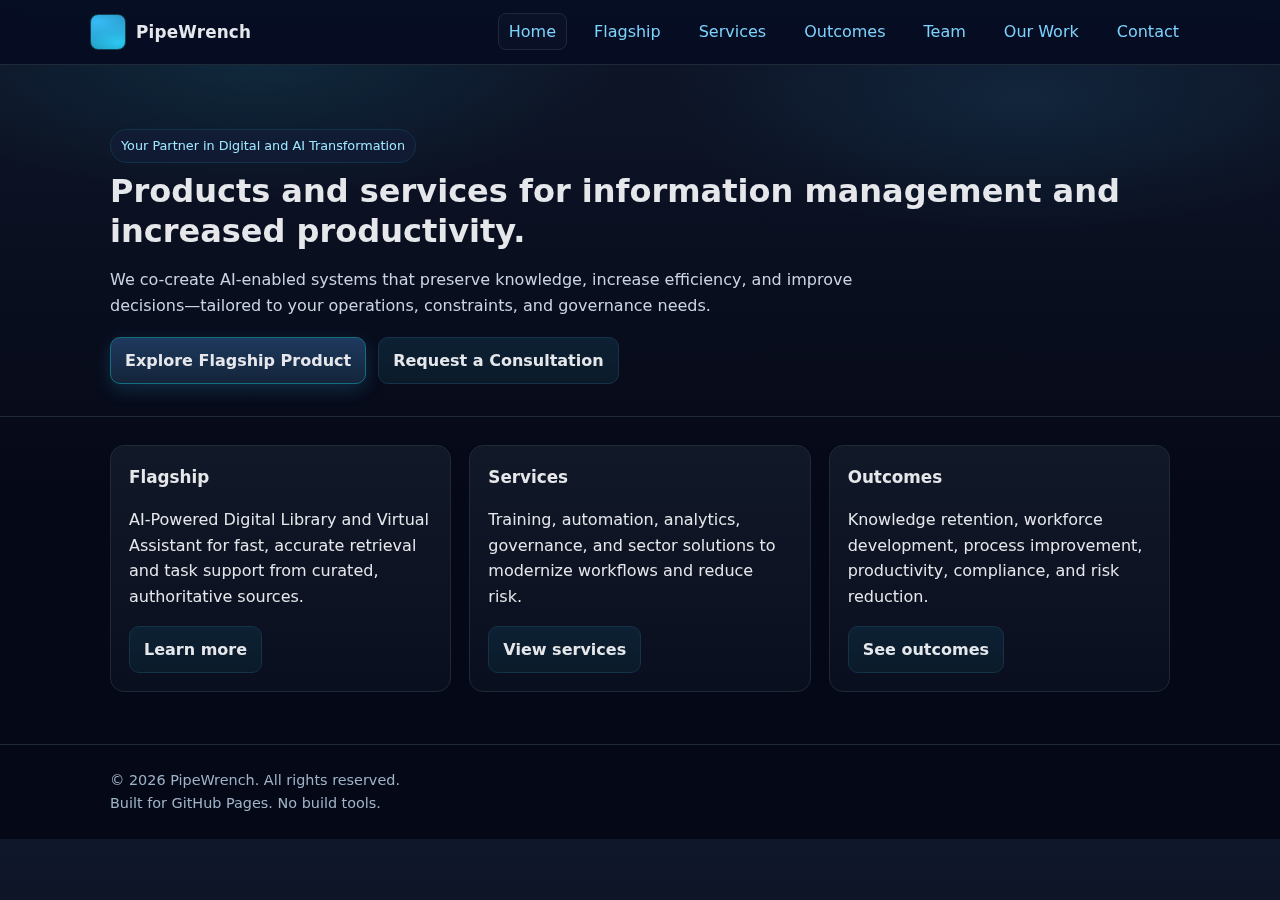
<file: index.html>
<!DOCTYPE html>
<html lang="en">
<head>
  <meta charset="UTF-8" />
  <meta name="viewport" content="width=device-width, initial-scale=1" />
  <title>PipeWrench | Digital & AI Transformation</title>
  <meta name="description" content="PipeWrench — Your partner in digital and AI transformation. AI‑Powered Digital Library and Virtual Assistant, consulting, analytics, automation." />
  <link rel="stylesheet" href="assets/site.css" />
</head>
<body>
  <header>
    <div class="container nav">
      <div class="brand">
        <div class="logo" aria-hidden="true"></div>
        <h1>PipeWrench</h1>
      </div>
      <nav aria-label="Main">
        <ul>
          <li><a href="index.html">Home</a></li>
          <li><a href="flagship.html">Flagship</a></li>
          <li><a href="services.html">Services</a></li>
          <li><a href="outcomes.html">Outcomes</a></li>
          <li><a href="team.html">Team</a></li>
          <li><a href="work.html">Our Work</a></li>
          <li><a href="contact.html">Contact</a></li>
        </ul>
      </nav>
    </div>
  </header>

  <section class="hero">
    <div class="container">
      <span class="tag">Your Partner in Digital and AI Transformation</span>
      <h2>Products and services for information management and increased productivity.</h2>
      <p>We co‑create AI‑enabled systems that preserve knowledge, increase efficiency, and improve decisions—tailored to your operations, constraints, and governance needs.</p>
      <div class="cta-row">
        <a class="btn primary" href="flagship.html">Explore Flagship Product</a>
        <a class="btn" href="contact.html">Request a Consultation</a>
      </div>
    </div>
  </section>

  <section>
    <div class="container">
      <div class="grid cols-3">
        <div class="card">
          <h4>Flagship</h4>
          <p>AI‑Powered Digital Library and Virtual Assistant for fast, accurate retrieval and task support from curated, authoritative sources.</p>
          <a class="btn" href="flagship.html">Learn more</a>
        </div>
        <div class="card">
          <h4>Services</h4>
          <p>Training, automation, analytics, governance, and sector solutions to modernize workflows and reduce risk.</p>
          <a class="btn" href="services.html">View services</a>
        </div>
        <div class="card">
          <h4>Outcomes</h4>
          <p>Knowledge retention, workforce development, process improvement, productivity, compliance, and risk reduction.</p>
          <a class="btn" href="outcomes.html">See outcomes</a>
        </div>
      </div>
    </div>
  </section>

  <footer>
    <div class="container">
      <div>© <span id="year"></span> PipeWrench. All rights reserved.</div>
      <div class="note">Built for GitHub Pages. No build tools.</div>
    </div>
  </footer>
  <script src="assets/site.js"></script>
</body>
</html>
</file>
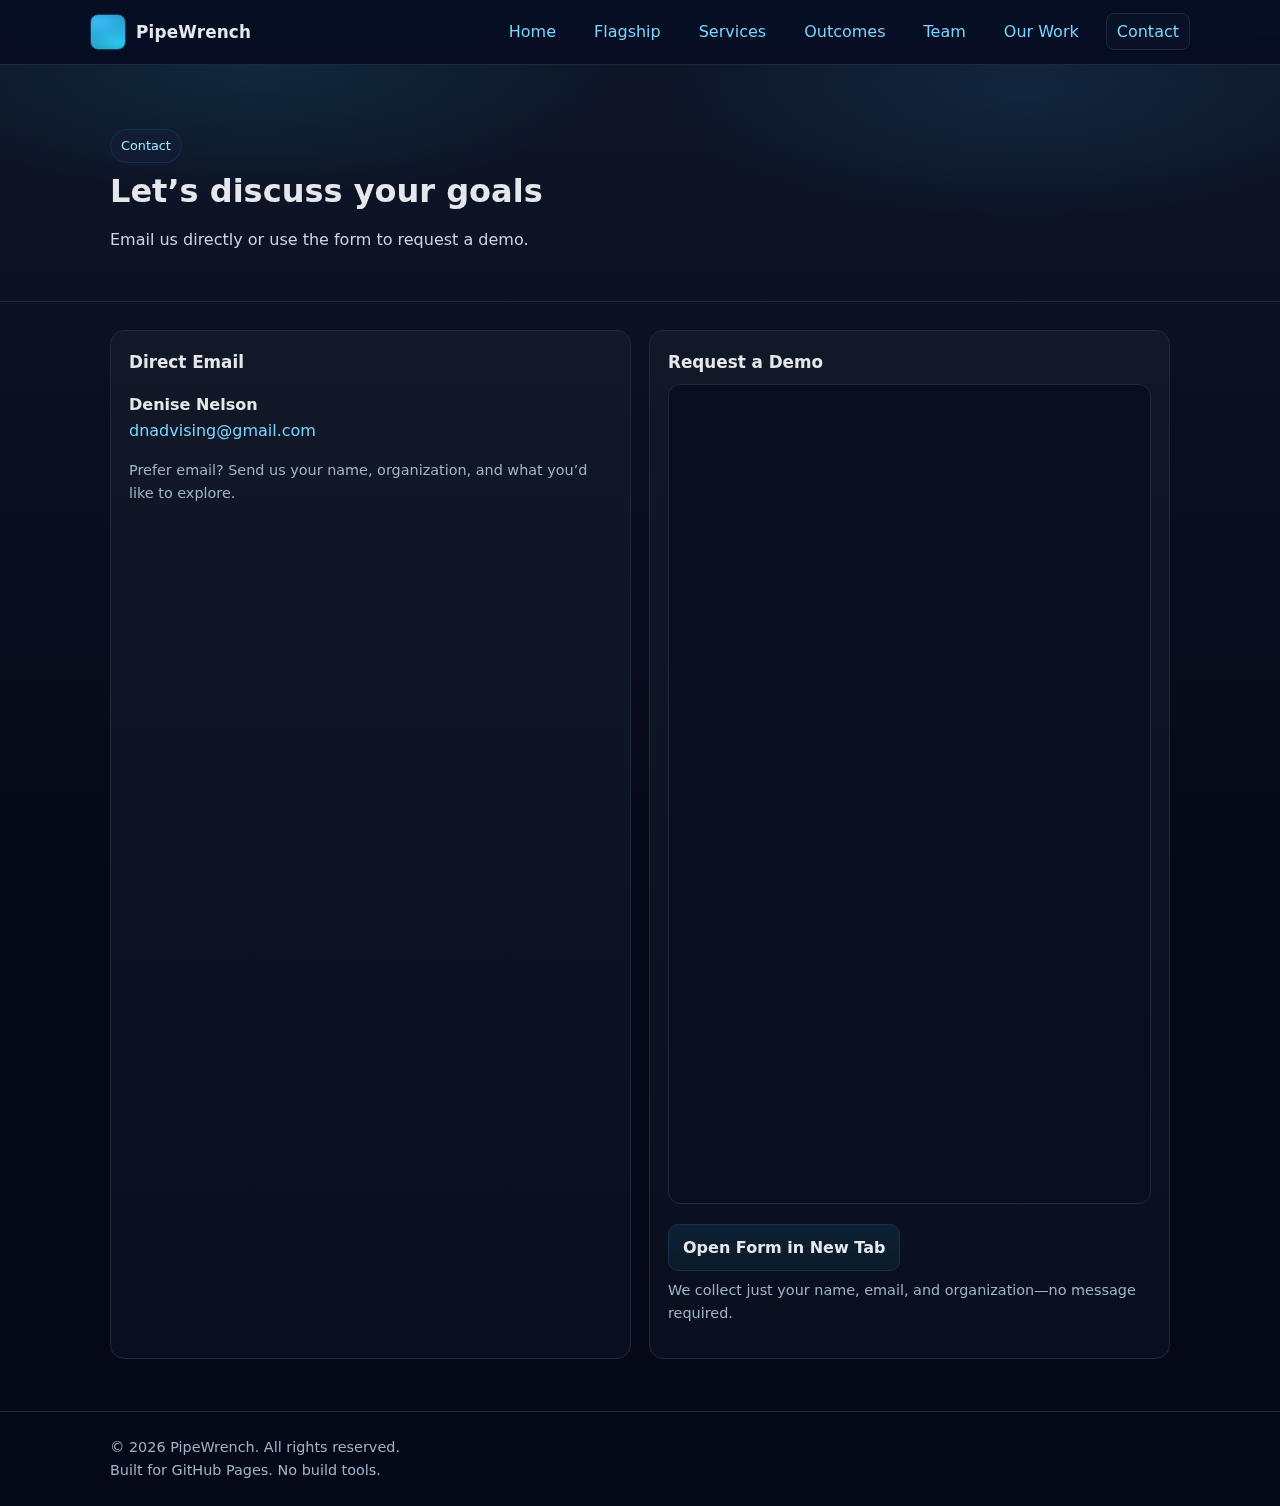
<file: contact.html>
<!DOCTYPE html>
<html lang="en">
<head>
  <meta charset="UTF-8" />
  <meta name="viewport" content="width=device-width, initial-scale=1" />
  <title>Contact | PipeWrench</title>
  <meta name="description" content="Contact PipeWrench to start a pilot, request a demo, or discuss your needs." />
  <link rel="stylesheet" href="assets/site.css" />
  <style>
    /* Optional: make iframe responsive and styled */
    .embed-frame {
      width: 100%;
      min-height: 820px; /* adjust as needed if Sitch form is taller/shorter */
      border: 1px solid var(--border);
      border-radius: 12px;
      background: #0a0f1f;
    }
    @media (max-width: 640px) {
      .embed-frame { min-height: 1000px; }
    }
  </style>
</head>
<body>
  <header>
    <div class="container nav">
      <div class="brand">
        <div class="logo" aria-hidden="true"></div>
        <h1>PipeWrench</h1>
      </div>
      <nav aria-label="Main">
        <ul>
          <li><a href="index.html">Home</a></li>
          <li><a href="flagship.html">Flagship</a></li>
          <li><a href="services.html">Services</a></li>
          <li><a href="outcomes.html">Outcomes</a></li>
          <li><a href="team.html">Team</a></li>
          <li><a href="work.html">Our Work</a></li>
          <li><a href="contact.html">Contact</a></li>
        </ul>
      </nav>
    </div>
  </header>

  <section class="hero">
    <div class="container">
      <span class="tag">Contact</span>
      <h2>Let’s discuss your goals</h2>
      <p>Email us directly or use the form to request a demo.</p>
    </div>
  </section>

  <section>
    <div class="container">
      <div class="grid cols-2">
        <!-- Direct email -->
        <div class="card">
          <h4>Direct Email</h4>
          <p><strong>Denise Nelson</strong><br />
            <a href="mailto:dnadvising@gmail.com">dnadvising@gmail.com</a>
          </p>
          <p class="note">Prefer email? Send us your name, organization, and what you’d like to explore.</p>
        </div>

        <!-- Sitch embedded form -->
        <div class="card">
          <h4>Request a Demo</h4>
          <iframe
            class="embed-frame"
            src="https://sitch.app/s/jhVfwoT"
            title="PipeWrench Demo Request"
            loading="lazy"
          ></iframe>
          <div style="margin-top:12px;display:flex;gap:10px;flex-wrap:wrap">
            <a class="btn" href="https://sitch.app/s/jhVfwoT" target="_blank" rel="noopener">Open Form in New Tab</a>
          </div>
          <p class="note" style="margin-top:8px">
            We collect just your name, email, and organization—no message required.
          </p>
        </div>
      </div>
    </div>
  </section>

  <footer>
    <div class="container">
      <div>© <span id="year"></span> PipeWrench. All rights reserved.</div>
      <div class="note">Built for GitHub Pages. No build tools.</div>
    </div>
  </footer>

  <script src="assets/site.js"></script>
</body>
</html>
</file>
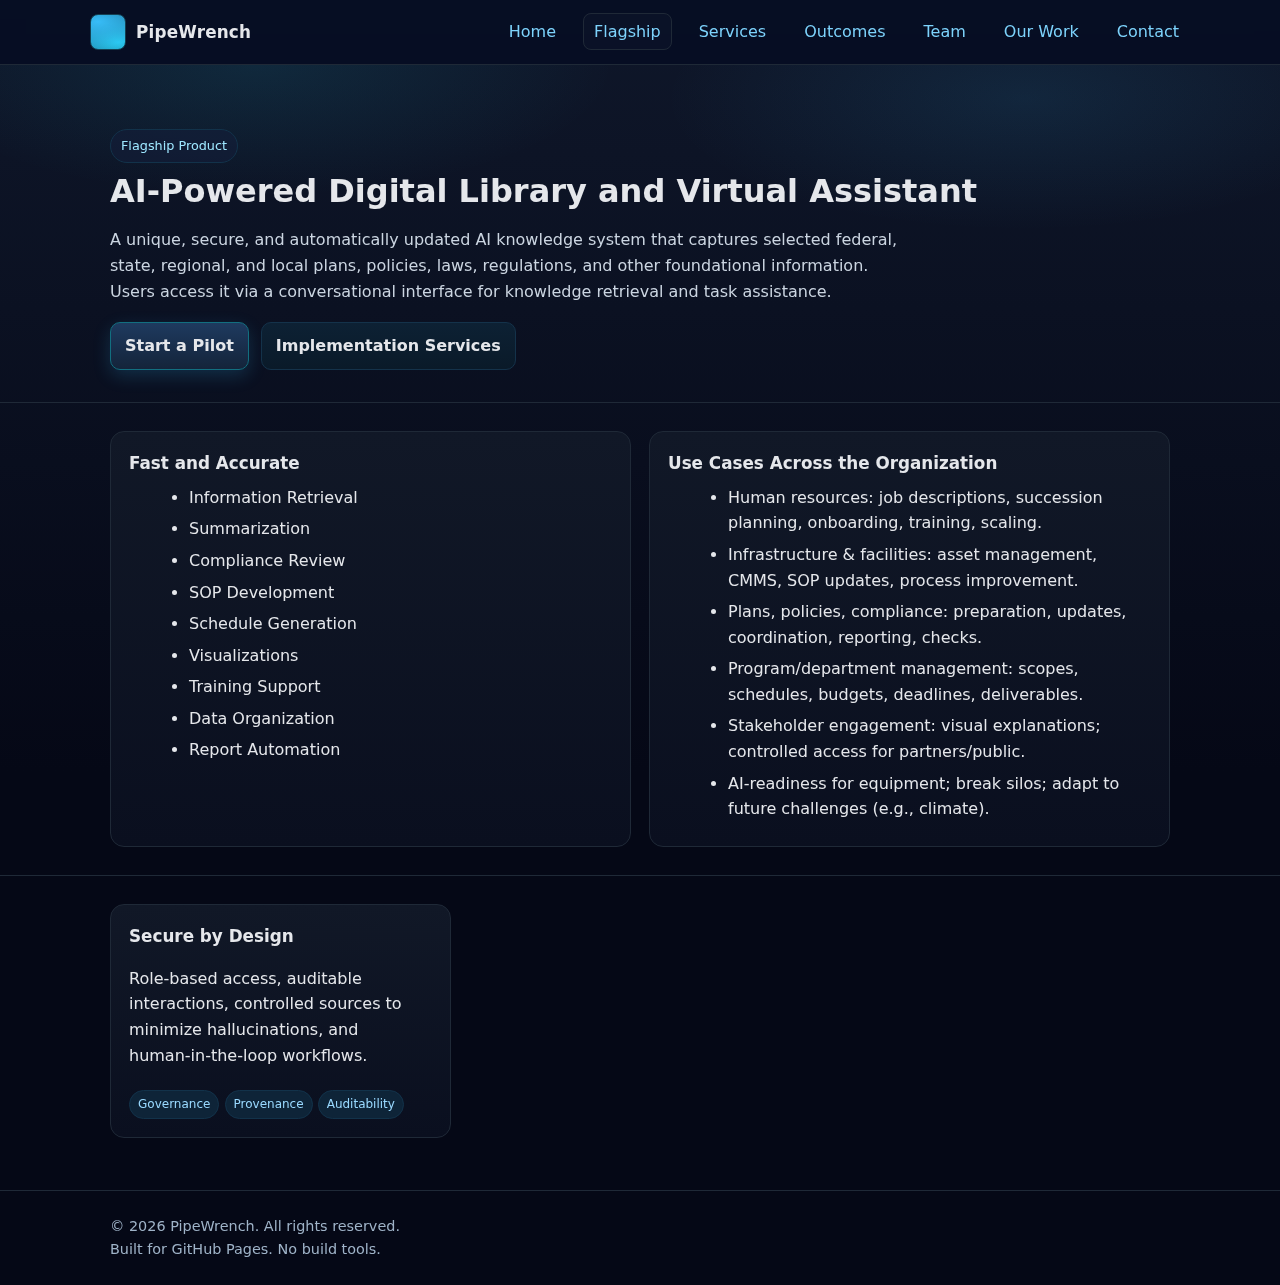
<file: flagship.html>
<!DOCTYPE html>
<html lang="en">
<head>
  <meta charset="UTF-8" />
  <meta name="viewport" content="width=device-width, initial-scale=1" />
  <title>Flagship | AI‑Powered Digital Library & Virtual Assistant</title>
  <meta name="description" content="A secure, continually updated AI knowledge system with conversational access to curated laws, policies, plans, and guidance." />
  <link rel="stylesheet" href="assets/site.css" />
</head>
<body>
  <header>
    <div class="container nav">
      <div class="brand">
        <div class="logo" aria-hidden="true"></div>
        <h1>PipeWrench</h1>
      </div>
      <nav aria-label="Main">
        <ul>
          <li><a href="index.html">Home</a></li>
          <li><a href="flagship.html">Flagship</a></li>
          <li><a href="services.html">Services</a></li>
          <li><a href="outcomes.html">Outcomes</a></li>
          <li><a href="team.html">Team</a></li>
          <li><a href="work.html">Our Work</a></li>
          <li><a href="contact.html">Contact</a></li>
        </ul>
      </nav>
    </div>
  </header>

  <section class="hero">
    <div class="container">
      <span class="tag">Flagship Product</span>
      <h2>AI‑Powered Digital Library and Virtual Assistant</h2>
      <p>A unique, secure, and automatically updated AI knowledge system that captures selected federal, state, regional, and local plans, policies, laws, regulations, and other foundational information. Users access it via a conversational interface for knowledge retrieval and task assistance.</p>
      <div class="cta-row">
        <a class="btn primary" href="contact.html">Start a Pilot</a>
        <a class="btn" href="services.html">Implementation Services</a>
      </div>
    </div>
  </section>

  <section>
    <div class="container grid cols-2">
      <div class="card">
        <h4>Fast and Accurate</h4>
        <ul class="list-tight">
          <li>Information Retrieval</li>
          <li>Summarization</li>
          <li>Compliance Review</li>
          <li>SOP Development</li>
          <li>Schedule Generation</li>
          <li>Visualizations</li>
          <li>Training Support</li>
          <li>Data Organization</li>
          <li>Report Automation</li>
        </ul>
      </div>
      <div class="card">
        <h4>Use Cases Across the Organization</h4>
        <ul class="list-tight">
          <li>Human resources: job descriptions, succession planning, onboarding, training, scaling.</li>
          <li>Infrastructure & facilities: asset management, CMMS, SOP updates, process improvement.</li>
          <li>Plans, policies, compliance: preparation, updates, coordination, reporting, checks.</li>
          <li>Program/department management: scopes, schedules, budgets, deadlines, deliverables.</li>
          <li>Stakeholder engagement: visual explanations; controlled access for partners/public.</li>
          <li>AI‑readiness for equipment; break silos; adapt to future challenges (e.g., climate).</li>
        </ul>
      </div>
    </div>
  </section>

  <section>
    <div class="container grid cols-3">
      <div class="card">
        <h4>Secure by Design</h4>
        <p>Role‑based access, auditable interactions, controlled sources to minimize hallucinations, and human‑in‑the‑loop workflows.</p>
        <span class="pill">Governance</span>
        <span class="pill">Provenance</span>
        <span class="pill">Auditability</span>
      </div>
    </div>
  </section>

  <footer>
    <div class="container">
      <div>© <span id="year"></span> PipeWrench. All rights reserved.</div>
      <div class="note">Built for GitHub Pages. No build tools.</div>
    </div>
  </footer>
  <script src="assets/site.js"></script>
</body>
</html>
</file>
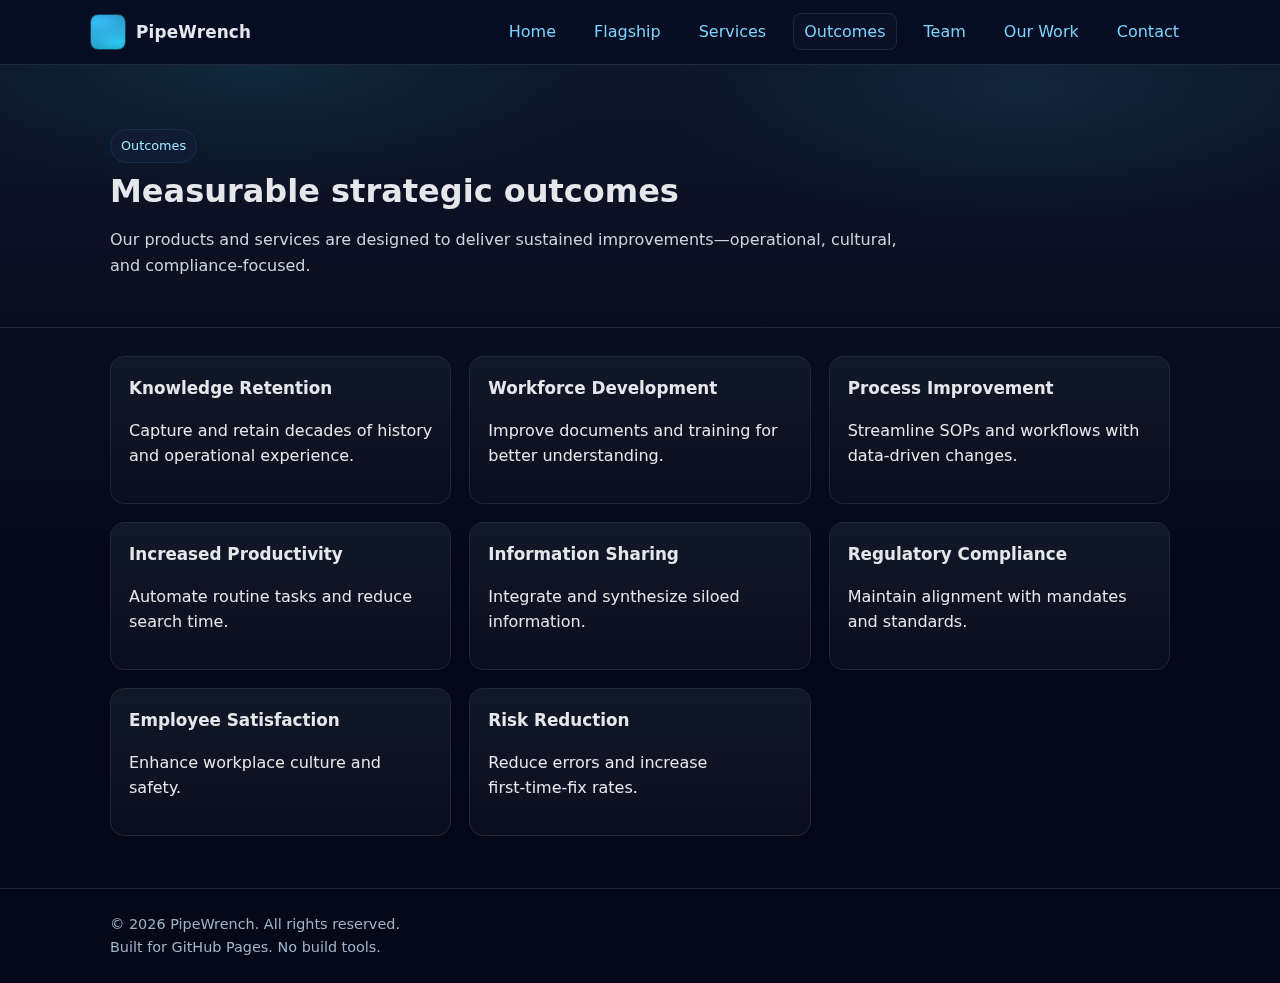
<file: outcomes.html>
<!DOCTYPE html>
<html lang="en">
<head>
  <meta charset="UTF-8" />
  <meta name="viewport" content="width=device-width, initial-scale=1" />
  <title>Outcomes | PipeWrench</title>
  <meta name="description" content="Strategic outcomes from AI and information management: retention, development, productivity, compliance, and more." />
  <link rel="stylesheet" href="assets/site.css" />
</head>
<body>
  <header>
    <div class="container nav">
      <div class="brand">
        <div class="logo" aria-hidden="true"></div>
        <h1>PipeWrench</h1>
      </div>
      <nav aria-label="Main">
        <ul>
          <li><a href="index.html">Home</a></li>
          <li><a href="flagship.html">Flagship</a></li>
          <li><a href="services.html">Services</a></li>
          <li><a href="outcomes.html">Outcomes</a></li>
          <li><a href="team.html">Team</a></li>
          <li><a href="work.html">Our Work</a></li>
          <li><a href="contact.html">Contact</a></li>
        </ul>
      </nav>
    </div>
  </header>

  <section class="hero">
    <div class="container">
      <span class="tag">Outcomes</span>
      <h2>Measurable strategic outcomes</h2>
      <p>Our products and services are designed to deliver sustained improvements—operational, cultural, and compliance‑focused.</p>
    </div>
  </section>

  <section>
    <div class="container grid cols-3">
      <div class="card"><h4>Knowledge Retention</h4><p>Capture and retain decades of history and operational experience.</p></div>
      <div class="card"><h4>Workforce Development</h4><p>Improve documents and training for better understanding.</p></div>
      <div class="card"><h4>Process Improvement</h4><p>Streamline SOPs and workflows with data‑driven changes.</p></div>
      <div class="card"><h4>Increased Productivity</h4><p>Automate routine tasks and reduce search time.</p></div>
      <div class="card"><h4>Information Sharing</h4><p>Integrate and synthesize siloed information.</p></div>
      <div class="card"><h4>Regulatory Compliance</h4><p>Maintain alignment with mandates and standards.</p></div>
      <div class="card"><h4>Employee Satisfaction</h4><p>Enhance workplace culture and safety.</p></div>
      <div class="card"><h4>Risk Reduction</h4><p>Reduce errors and increase first‑time‑fix rates.</p></div>
    </div>
  </section>

  <footer>
    <div class="container">
      <div>© <span id="year"></span> PipeWrench. All rights reserved.</div>
      <div class="note">Built for GitHub Pages. No build tools.</div>
    </div>
  </footer>
  <script src="assets/site.js"></script>
</body>
</html>
</file>
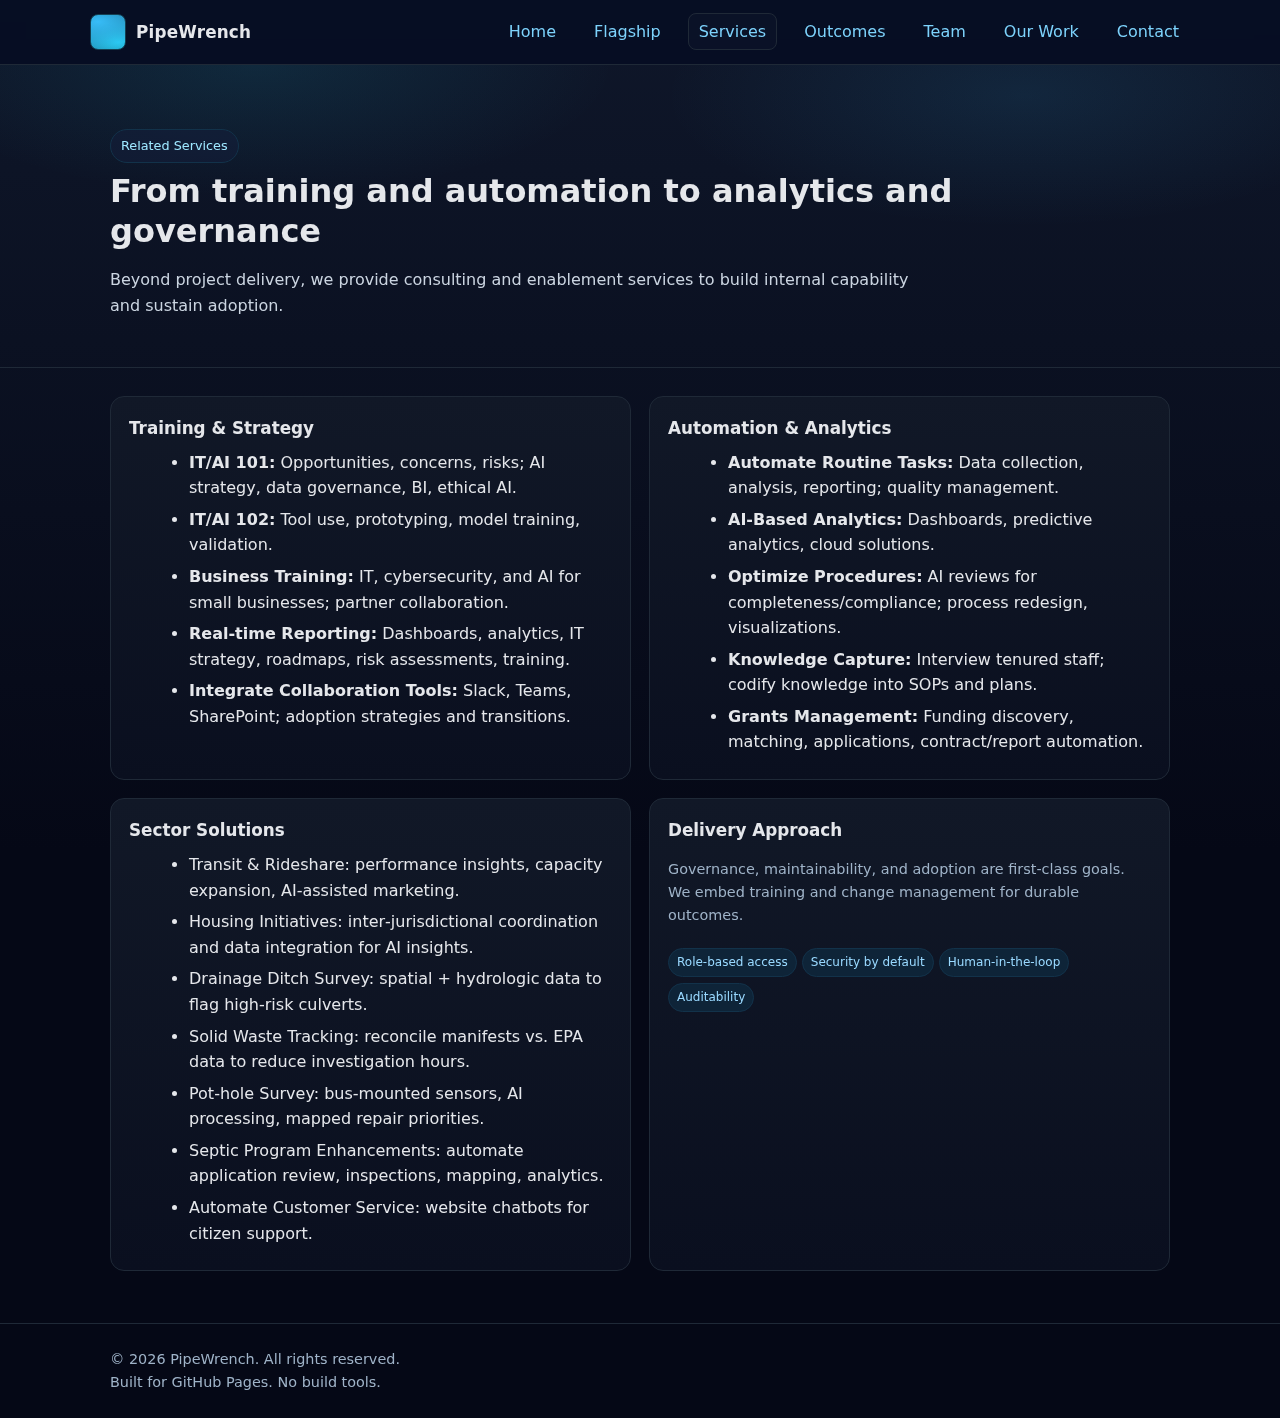
<file: services.html>
<!DOCTYPE html>
<html lang="en">
<head>
  <meta charset="UTF-8" />
  <meta name="viewport" content="width=device-width, initial-scale=1" />
  <title>Services | PipeWrench</title>
  <meta name="description" content="Training, automation, analytics, governance, and sector solutions tailored to your organization." />
  <link rel="stylesheet" href="assets/site.css" />
</head>
<body>
  <header>
    <div class="container nav">
      <div class="brand">
        <div class="logo" aria-hidden="true"></div>
        <h1>PipeWrench</h1>
      </div>
      <nav aria-label="Main">
        <ul>
          <li><a href="index.html">Home</a></li>
          <li><a href="flagship.html">Flagship</a></li>
          <li><a href="services.html">Services</a></li>
          <li><a href="outcomes.html">Outcomes</a></li>
          <li><a href="team.html">Team</a></li>
          <li><a href="work.html">Our Work</a></li>
          <li><a href="contact.html">Contact</a></li>
        </ul>
      </nav>
    </div>
  </header>

  <section class="hero">
    <div class="container">
      <span class="tag">Related Services</span>
      <h2>From training and automation to analytics and governance</h2>
      <p>Beyond project delivery, we provide consulting and enablement services to build internal capability and sustain adoption.</p>
    </div>
  </section>

  <section>
    <div class="container grid cols-2">
      <div class="card">
        <h4>Training & Strategy</h4>
        <ul class="list-tight">
          <li><strong>IT/AI 101:</strong> Opportunities, concerns, risks; AI strategy, data governance, BI, ethical AI.</li>
          <li><strong>IT/AI 102:</strong> Tool use, prototyping, model training, validation.</li>
          <li><strong>Business Training:</strong> IT, cybersecurity, and AI for small businesses; partner collaboration.</li>
          <li><strong>Real‑time Reporting:</strong> Dashboards, analytics, IT strategy, roadmaps, risk assessments, training.</li>
          <li><strong>Integrate Collaboration Tools:</strong> Slack, Teams, SharePoint; adoption strategies and transitions.</li>
        </ul>
      </div>
      <div class="card">
        <h4>Automation & Analytics</h4>
        <ul class="list-tight">
          <li><strong>Automate Routine Tasks:</strong> Data collection, analysis, reporting; quality management.</li>
          <li><strong>AI‑Based Analytics:</strong> Dashboards, predictive analytics, cloud solutions.</li>
          <li><strong>Optimize Procedures:</strong> AI reviews for completeness/compliance; process redesign, visualizations.</li>
          <li><strong>Knowledge Capture:</strong> Interview tenured staff; codify knowledge into SOPs and plans.</li>
          <li><strong>Grants Management:</strong> Funding discovery, matching, applications, contract/report automation.</li>
        </ul>
      </div>
      <div class="card">
        <h4>Sector Solutions</h4>
        <ul class="list-tight">
          <li>Transit & Rideshare: performance insights, capacity expansion, AI‑assisted marketing.</li>
          <li>Housing Initiatives: inter‑jurisdictional coordination and data integration for AI insights.</li>
          <li>Drainage Ditch Survey: spatial + hydrologic data to flag high‑risk culverts.</li>
          <li>Solid Waste Tracking: reconcile manifests vs. EPA data to reduce investigation hours.</li>
          <li>Pot‑hole Survey: bus‑mounted sensors, AI processing, mapped repair priorities.</li>
          <li>Septic Program Enhancements: automate application review, inspections, mapping, analytics.</li>
          <li>Automate Customer Service: website chatbots for citizen support.</li>
        </ul>
      </div>
      <div class="card">
        <h4>Delivery Approach</h4>
        <p class="note">Governance, maintainability, and adoption are first‑class goals. We embed training and change management for durable outcomes.</p>
        <span class="pill">Role‑based access</span>
        <span class="pill">Security by default</span>
        <span class="pill">Human‑in‑the‑loop</span>
        <span class="pill">Auditability</span>
      </div>
    </div>
  </section>

  <footer>
    <div class="container">
      <div>© <span id="year"></span> PipeWrench. All rights reserved.</div>
      <div class="note">Built for GitHub Pages. No build tools.</div>
    </div>
  </footer>
  <script src="assets/site.js"></script>
</body>
</html>
</file>
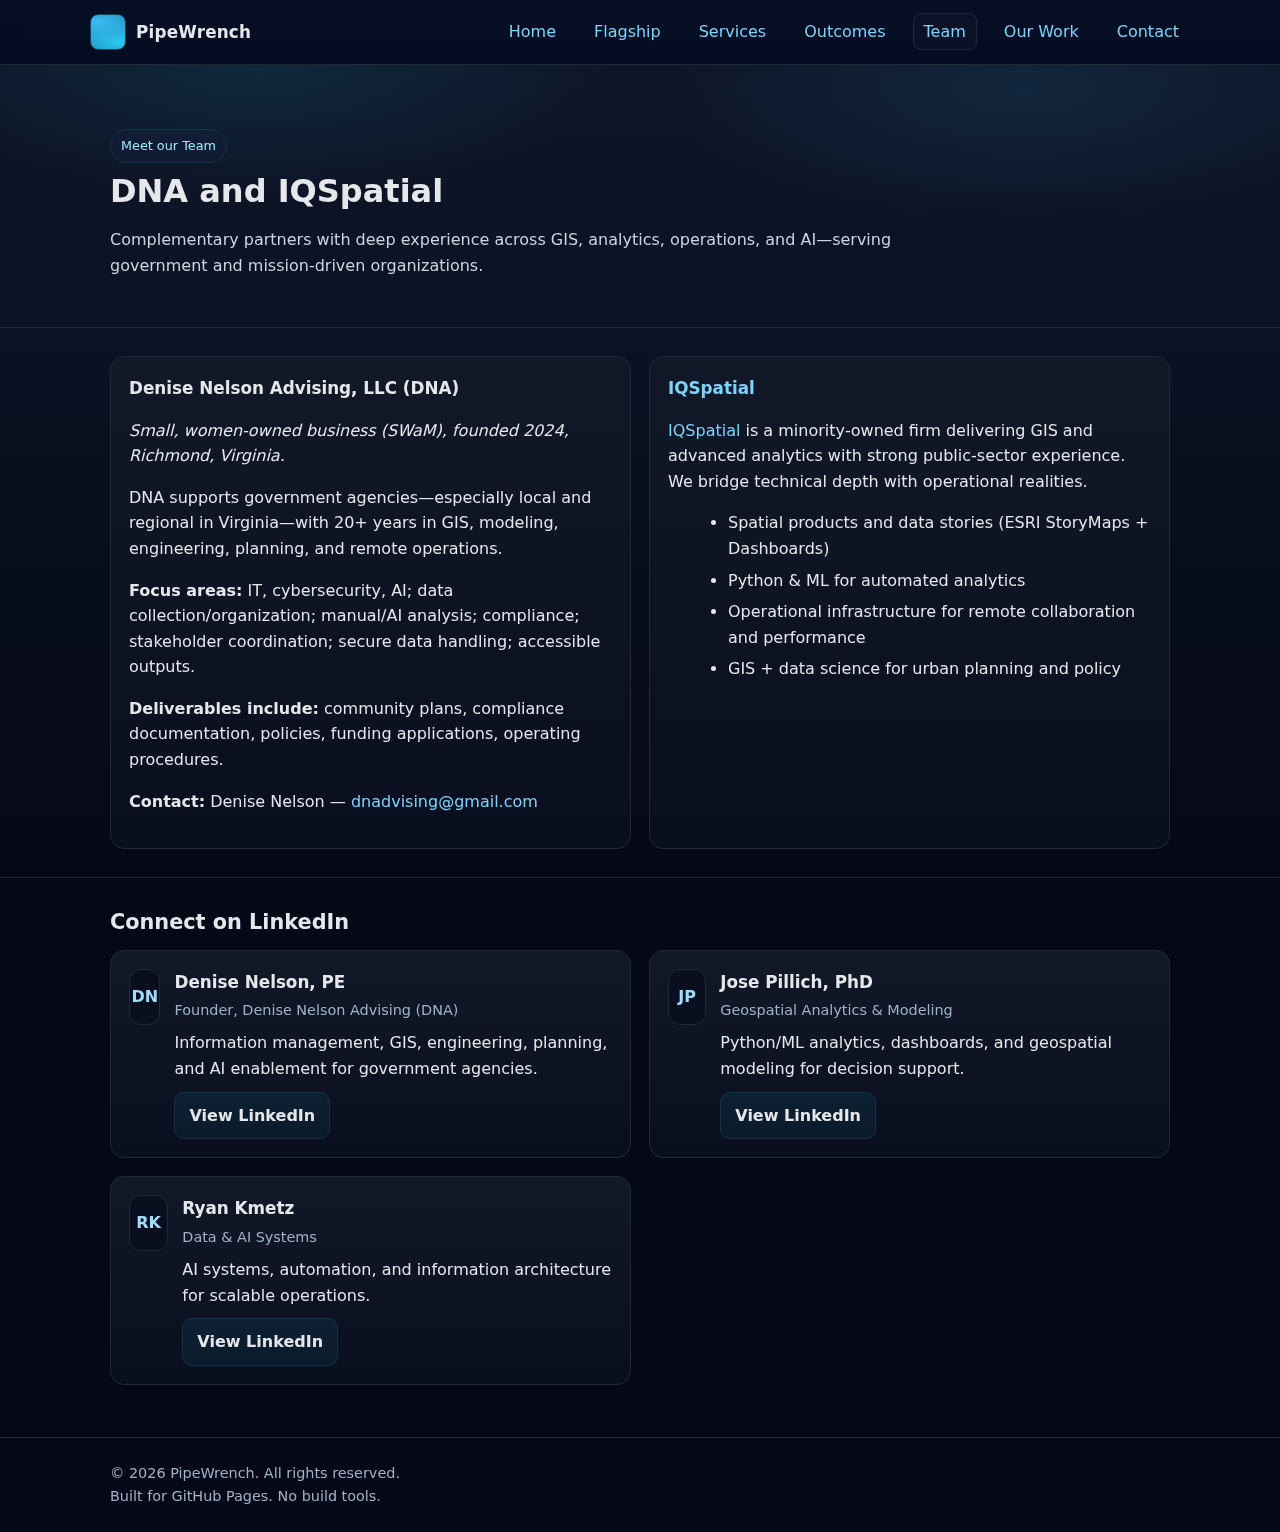
<file: team.html>
<!DOCTYPE html>
<html lang="en">
<head>
  <meta charset="UTF-8" />
  <meta name="viewport" content="width=device-width, initial-scale=1" />
  <title>Team | PipeWrench</title>
  <meta name="description" content="Denise Nelson Advising (DNA) and IQSpatial — partners bringing GIS, analytics, operations, and AI." />
  <link rel="stylesheet" href="assets/site.css" />
</head>
<body>
  <header>
    <div class="container nav">
      <div class="brand">
        <div class="logo" aria-hidden="true"></div>
        <h1>PipeWrench</h1>
      </div>
      <nav aria-label="Main">
        <ul>
          <li><a href="index.html">Home</a></li>
          <li><a href="flagship.html">Flagship</a></li>
          <li><a href="services.html">Services</a></li>
          <li><a href="outcomes.html">Outcomes</a></li>
          <li><a href="team.html">Team</a></li>
          <li><a href="work.html">Our Work</a></li>
          <li><a href="contact.html">Contact</a></li>
        </ul>
      </nav>
    </div>
  </header>

  <section class="hero">
    <div class="container">
      <span class="tag">Meet our Team</span>
      <h2>DNA and IQSpatial</h2>
      <p>Complementary partners with deep experience across GIS, analytics, operations, and AI—serving government and mission‑driven organizations.</p>
    </div>
  </section>

  <section>
    <div class="container grid cols-2">
      <div class="card">
        <h4>Denise Nelson Advising, LLC (DNA)</h4>
        <p><em>Small, women‑owned business (SWaM), founded 2024, Richmond, Virginia.</em></p>
        <p>DNA supports government agencies—especially local and regional in Virginia—with 20+ years in GIS, modeling, engineering, planning, and remote operations.</p>
        <p><strong>Focus areas:</strong> IT, cybersecurity, AI; data collection/organization; manual/AI analysis; compliance; stakeholder coordination; secure data handling; accessible outputs.</p>
        <p><strong>Deliverables include:</strong> community plans, compliance documentation, policies, funding applications, operating procedures.</p>
        <p><strong>Contact:</strong> Denise Nelson — <a href="mailto:dnadvising@gmail.com">dnadvising@gmail.com</a></p>
      </div>
      <div class="card">
        <h4><a href="https://iqspatial.com" target="_blank" rel="noopener">IQSpatial</a></h4>
        <p><a href="https://iqspatial.com" target="_blank" rel="noopener">IQSpatial</a> is a minority‑owned firm delivering GIS and advanced analytics with strong public‑sector experience. We bridge technical depth with operational realities.</p>
        <ul class="list-tight">
          <li>Spatial products and data stories (ESRI StoryMaps + Dashboards)</li>
          <li>Python & ML for automated analytics</li>
          <li>Operational infrastructure for remote collaboration and performance</li>
          <li>GIS + data science for urban planning and policy</li>
        </ul>
      </div>
    </div>
  </section>

  <!-- LinkedIn Cards -->
  <section>
    <div class="container">
      <h3>Connect on LinkedIn</h3>
      <div class="grid cols-2">
        <!-- Denise Nelson -->
        <div class="card" style="display:flex;gap:14px;align-items:flex-start">
          <div style="width:56px;height:56px;border-radius:12px;background:#0a0f1f;border:1px solid var(--border);display:flex;align-items:center;justify-content:center;font-weight:700;color:#9fdcff">
            DN
          </div>
          <div>
            <h4 style="margin:0 0 4px">Denise Nelson, PE</h4>
            <p class="note" style="margin:0 0 8px">Founder, Denise Nelson Advising (DNA)</p>
            <p style="margin:0 0 10px">Information management, GIS, engineering, planning, and AI enablement for government agencies.</p>
            <a class="btn" href="https://www.linkedin.com/in/denisenelsonpe/" target="_blank" rel="noopener">
              View LinkedIn
            </a>
          </div>
        </div>

        <!-- Jose Pillich -->
        <div class="card" style="display:flex;gap:14px;align-items:flex-start">
          <div style="width:56px;height:56px;border-radius:12px;background:#0a0f1f;border:1px solid var(--border);display:flex;align-items:center;justify-content:center;font-weight:700;color:#9fdcff">
            JP
          </div>
          <div>
            <h4 style="margin:0 0 4px">Jose Pillich, PhD</h4>
            <p class="note" style="margin:0 0 8px">Geospatial Analytics & Modeling</p>
            <p style="margin:0 0 10px">Python/ML analytics, dashboards, and geospatial modeling for decision support.</p>
            <a class="btn" href="https://www.linkedin.com/in/jose-pillich-phd-63577b3/" target="_blank" rel="noopener">
              View LinkedIn
            </a>
          </div>
        </div>

        <!-- Ryan Kmetz -->
        <div class="card" style="display:flex;gap:14px;align-items:flex-start">
          <div style="width:56px;height:56px;border-radius:12px;background:#0a0f1f;border:1px solid var(--border);display:flex;align-items:center;justify-content:center;font-weight:700;color:#9fdcff">
            RK
          </div>
          <div>
            <h4 style="margin:0 0 4px">Ryan Kmetz</h4>
            <p class="note" style="margin:0 0 8px">Data & AI Systems</p>
            <p style="margin:0 0 10px">AI systems, automation, and information architecture for scalable operations.</p>
            <a class="btn" href="https://www.linkedin.com/in/ryankmetz/" target="_blank" rel="noopener">
              View LinkedIn
            </a>
          </div>
        </div>
      </div>
    </div>
  </section>

  <footer>
    <div class="container">
      <div>© <span id="year"></span> PipeWrench. All rights reserved.</div>
      <div class="note">Built for GitHub Pages. No build tools.</div>
    </div>
  </footer>
  <script src="assets/site.js"></script>
</body>
</html>
</file>
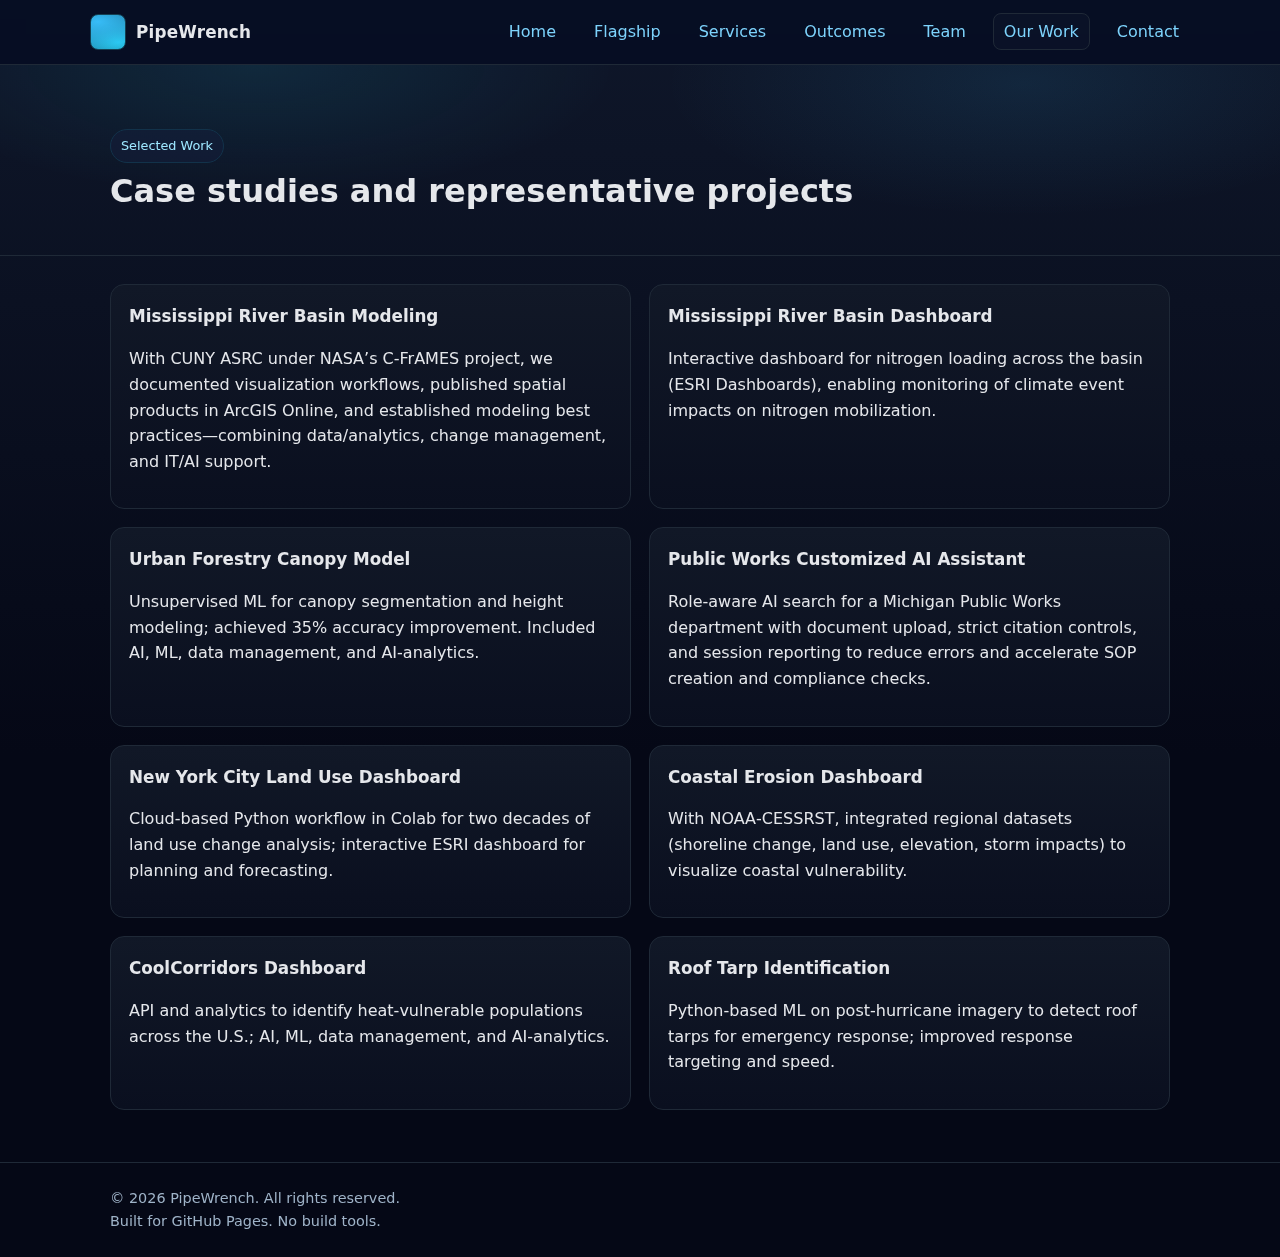
<file: work.html>
<!DOCTYPE html>
<html lang="en">
<head>
  <meta charset="UTF-8" />
  <meta name="viewport" content="width=device-width, initial-scale=1" />
  <title>Our Work | PipeWrench</title>
  <meta name="description" content="Selected projects: Mississippi River Basin, Urban Forestry, Public Works AI Assistant, NYC dashboards, and more." />
  <link rel="stylesheet" href="assets/site.css" />
</head>
<body>
  <header>
    <div class="container nav">
      <div class="brand">
        <div class="logo" aria-hidden="true"></div>
        <h1>PipeWrench</h1>
      </div>
      <nav aria-label="Main">
        <ul>
          <li><a href="index.html">Home</a></li>
          <li><a href="flagship.html">Flagship</a></li>
          <li><a href="services.html">Services</a></li>
          <li><a href="outcomes.html">Outcomes</a></li>
          <li><a href="team.html">Team</a></li>
          <li><a href="work.html">Our Work</a></li>
          <li><a href="contact.html">Contact</a></li>
        </ul>
      </nav>
    </div>
  </header>

  <section class="hero">
    <div class="container">
      <span class="tag">Selected Work</span>
      <h2>Case studies and representative projects</h2>
    </div>
  </section>

  <section>
    <div class="container grid cols-2">
      <div class="card">
        <h4>Mississippi River Basin Modeling</h4>
        <p>With CUNY ASRC under NASA’s C‑FrAMES project, we documented visualization workflows, published spatial products in ArcGIS Online, and established modeling best practices—combining data/analytics, change management, and IT/AI support.</p>
      </div>
      <div class="card">
        <h4>Mississippi River Basin Dashboard</h4>
        <p>Interactive dashboard for nitrogen loading across the basin (ESRI Dashboards), enabling monitoring of climate event impacts on nitrogen mobilization.</p>
      </div>
      <div class="card">
        <h4>Urban Forestry Canopy Model</h4>
        <p>Unsupervised ML for canopy segmentation and height modeling; achieved 35% accuracy improvement. Included AI, ML, data management, and AI‑analytics.</p>
      </div>
      <div class="card">
        <h4>Public Works Customized AI Assistant</h4>
        <p>Role‑aware AI search for a Michigan Public Works department with document upload, strict citation controls, and session reporting to reduce errors and accelerate SOP creation and compliance checks.</p>
      </div>
      <div class="card">
        <h4>New York City Land Use Dashboard</h4>
        <p>Cloud‑based Python workflow in Colab for two decades of land use change analysis; interactive ESRI dashboard for planning and forecasting.</p>
      </div>
      <div class="card">
        <h4>Coastal Erosion Dashboard</h4>
        <p>With NOAA‑CESSRST, integrated regional datasets (shoreline change, land use, elevation, storm impacts) to visualize coastal vulnerability.</p>
      </div>
      <div class="card">
        <h4>CoolCorridors Dashboard</h4>
        <p>API and analytics to identify heat‑vulnerable populations across the U.S.; AI, ML, data management, and AI‑analytics.</p>
      </div>
      <div class="card">
        <h4>Roof Tarp Identification</h4>
        <p>Python‑based ML on post‑hurricane imagery to detect roof tarps for emergency response; improved response targeting and speed.</p>
      </div>
    </div>
  </section>

  <footer>
    <div class="container">
      <div>© <span id="year"></span> PipeWrench. All rights reserved.</div>
      <div class="note">Built for GitHub Pages. No build tools.</div>
    </div>
  </footer>
  <script src="assets/site.js"></script>
</body>
</html>
</file>
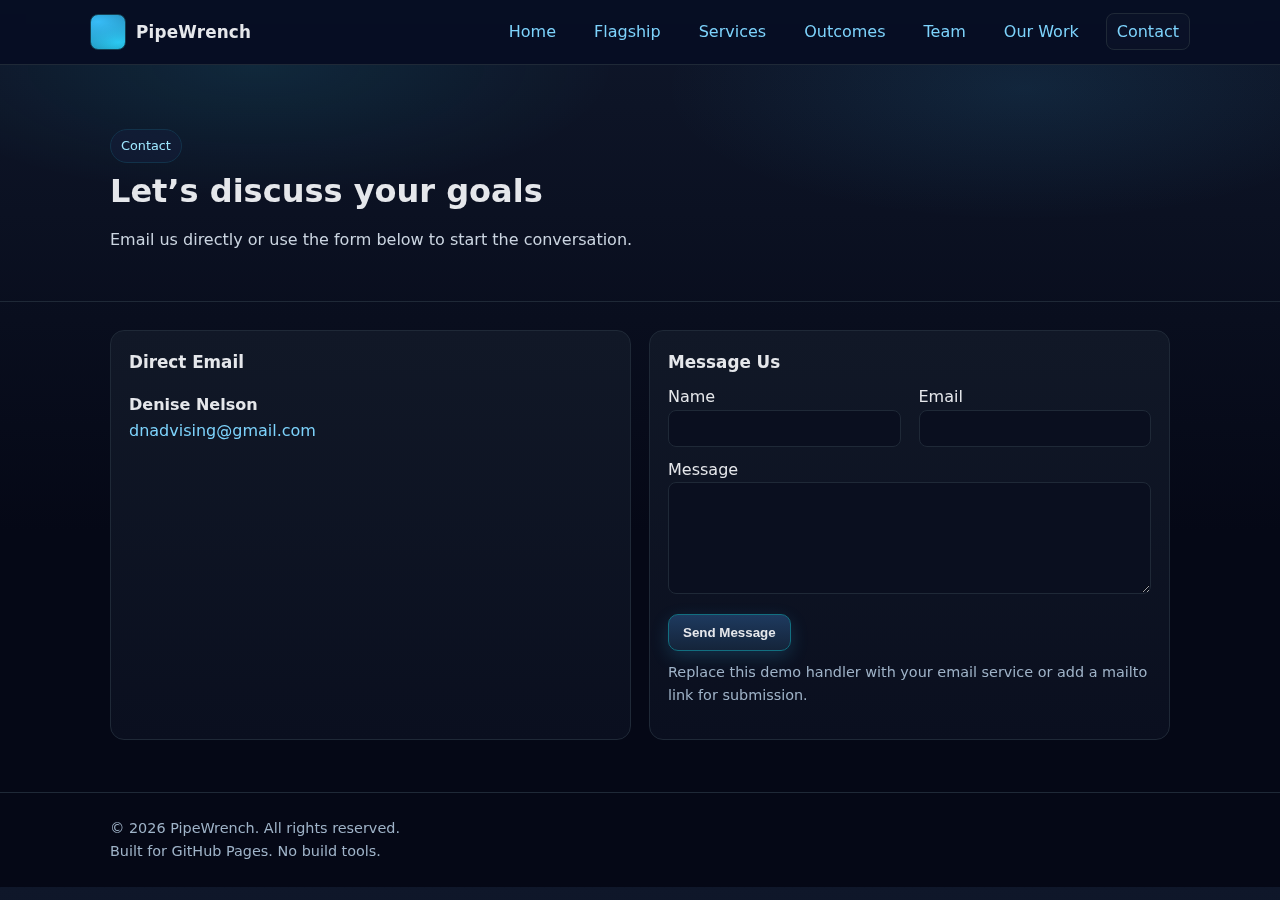
<file: pipewrench_site/contact.html>
<!DOCTYPE html>
<html lang="en">
<head>
  <meta charset="UTF-8" />
  <meta name="viewport" content="width=device-width, initial-scale=1" />
  <title>Contact | PipeWrench</title>
  <meta name="description" content="Contact PipeWrench to start a pilot, request a demo, or discuss your needs." />
  <link rel="stylesheet" href="assets/site.css" />
</head>
<body>
  <header>
    <div class="container nav">
      <div class="brand">
        <div class="logo" aria-hidden="true"></div>
        <h1>PipeWrench</h1>
      </div>
      <nav aria-label="Main">
        <ul>
          <li><a href="index.html">Home</a></li>
          <li><a href="flagship.html">Flagship</a></li>
          <li><a href="services.html">Services</a></li>
          <li><a href="outcomes.html">Outcomes</a></li>
          <li><a href="team.html">Team</a></li>
          <li><a href="work.html">Our Work</a></li>
          <li><a href="contact.html">Contact</a></li>
        </ul>
      </nav>
    </div>
  </header>

  <section class="hero">
    <div class="container">
      <span class="tag">Contact</span>
      <h2>Let’s discuss your goals</h2>
      <p>Email us directly or use the form below to start the conversation.</p>
    </div>
  </section>

  <section>
    <div class="container">
      <div class="grid cols-2">
        <div class="card">
          <h4>Direct Email</h4>
          <p><strong>Denise Nelson</strong><br /><a href="mailto:dnadvising@gmail.com">dnadvising@gmail.com</a></p>
        </div>
        <div class="card">
          <h4>Message Us</h4>
          <form onsubmit="handleSubmit(event)">
            <div class="grid cols-2">
              <div>
                <label for="name">Name</label><br />
                <input id="name" name="name" type="text" required style="width:100%;padding:10px;border-radius:8px;border:1px solid var(--border);background:#0a0f1f;color:var(--text)" />
              </div>
              <div>
                <label for="email">Email</label><br />
                <input id="email" name="email" type="email" required style="width:100%;padding:10px;border-radius:8px;border:1px solid var(--border);background:#0a0f1f;color:var(--text)" />
              </div>
            </div>
            <div style="margin-top:10px">
              <label for="msg">Message</label><br />
              <textarea id="msg" name="message" rows="6" required style="width:100%;padding:10px;border-radius:8px;border:1px solid var(--border);background:#0a0f1f;color:var(--text)"></textarea>
            </div>
            <div style="margin-top:12px;display:flex;gap:10px;align-items:center">
              <button class="btn primary" type="submit">Send Message</button>
              <span id="status" class="note"></span>
            </div>
          </form>
          <p class="note" style="margin-top:10px">Replace this demo handler with your email service or add a mailto link for submission.</p>
        </div>
      </div>
    </div>
  </section>

  <footer>
    <div class="container">
      <div>© <span id="year"></span> PipeWrench. All rights reserved.</div>
      <div class="note">Built for GitHub Pages. No build tools.</div>
    </div>
  </footer>
  <script>
    function handleSubmit(e){
      e.preventDefault();
      const status = document.getElementById('status');
      status.textContent = 'Sending...';
      setTimeout(()=>{ status.innerHTML = 'Thanks! Your message has been recorded. <span class="success">✓</span>'; e.target.reset(); }, 800);
    }
  </script>
  <script src="assets/site.js"></script>
</body>
</html>
</file>
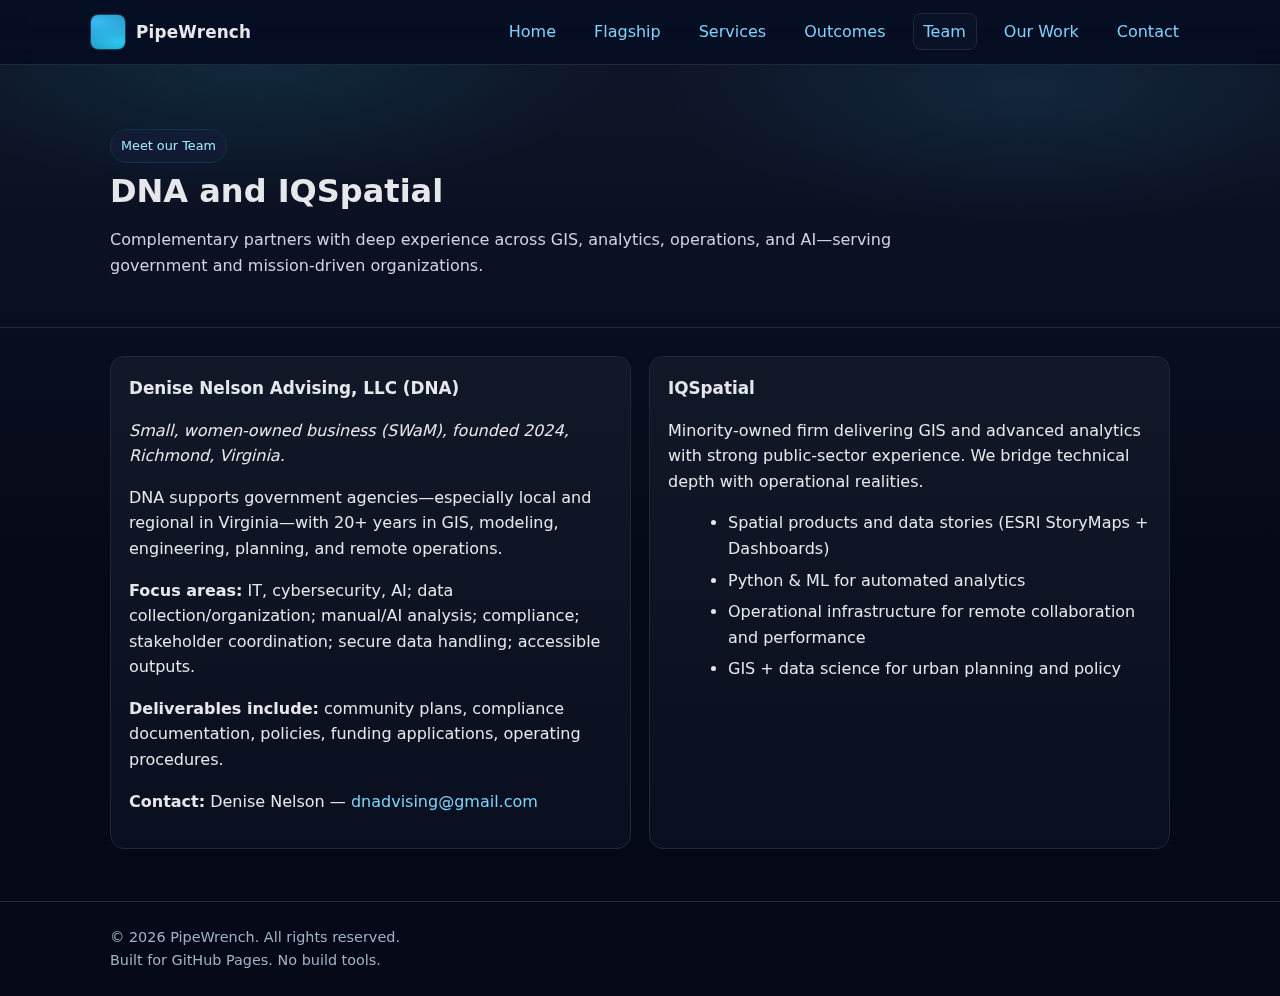
<file: pipewrench_site/team.html>
<!DOCTYPE html>
<html lang="en">
<head>
  <meta charset="UTF-8" />
  <meta name="viewport" content="width=device-width, initial-scale=1" />
  <title>Team | PipeWrench</title>
  <meta name="description" content="Denise Nelson Advising (DNA) and IQSpatial — partners bringing GIS, analytics, operations, and AI." />
  <link rel="stylesheet" href="assets/site.css" />
</head>
<body>
  <header>
    <div class="container nav">
      <div class="brand">
        <div class="logo" aria-hidden="true"></div>
        <h1>PipeWrench</h1>
      </div>
      <nav aria-label="Main">
        <ul>
          <li><a href="index.html">Home</a></li>
          <li><a href="flagship.html">Flagship</a></li>
          <li><a href="services.html">Services</a></li>
          <li><a href="outcomes.html">Outcomes</a></li>
          <li><a href="team.html">Team</a></li>
          <li><a href="work.html">Our Work</a></li>
          <li><a href="contact.html">Contact</a></li>
        </ul>
      </nav>
    </div>
  </header>

  <section class="hero">
    <div class="container">
      <span class="tag">Meet our Team</span>
      <h2>DNA and IQSpatial</h2>
      <p>Complementary partners with deep experience across GIS, analytics, operations, and AI—serving government and mission‑driven organizations.</p>
    </div>
  </section>

  <section>
    <div class="container grid cols-2">
      <div class="card">
        <h4>Denise Nelson Advising, LLC (DNA)</h4>
        <p><em>Small, women‑owned business (SWaM), founded 2024, Richmond, Virginia.</em></p>
        <p>DNA supports government agencies—especially local and regional in Virginia—with 20+ years in GIS, modeling, engineering, planning, and remote operations.</p>
        <p><strong>Focus areas:</strong> IT, cybersecurity, AI; data collection/organization; manual/AI analysis; compliance; stakeholder coordination; secure data handling; accessible outputs.</p>
        <p><strong>Deliverables include:</strong> community plans, compliance documentation, policies, funding applications, operating procedures.</p>
        <p><strong>Contact:</strong> Denise Nelson — <a href="mailto:dnadvising@gmail.com">dnadvising@gmail.com</a></p>
      </div>
      <div class="card">
        <h4>IQSpatial</h4>
        <p>Minority‑owned firm delivering GIS and advanced analytics with strong public‑sector experience. We bridge technical depth with operational realities.</p>
        <ul class="list-tight">
          <li>Spatial products and data stories (ESRI StoryMaps + Dashboards)</li>
          <li>Python & ML for automated analytics</li>
          <li>Operational infrastructure for remote collaboration and performance</li>
          <li>GIS + data science for urban planning and policy</li>
        </ul>
      </div>
    </div>
  </section>

  <footer>
    <div class="container">
      <div>© <span id="year"></span> PipeWrench. All rights reserved.</div>
      <div class="note">Built for GitHub Pages. No build tools.</div>
    </div>
  </footer>
  <script src="assets/site.js"></script>
</body>
</html>
</file>
<file: assets/site.css>
:root{--bg:#0f172a;--panel:#0b1226;--text:#e5e7eb;--muted:#cbd5e1;--accent:#38bdf8;--accent-2:#22d3ee;--card:#111827;--card-2:#0a0f1f;--border:#1f2937;--link:#7dd3fc;--success:#10b981}*{box-sizing:border-box}html,body{margin:0;padding:0;background:linear-gradient(180deg,var(--bg),#050816 60%);color:var(--text);font-family:Inter,system-ui,-apple-system,Segoe UI,Roboto,Helvetica,Arial,"Apple Color Emoji","Segoe UI Emoji";line-height:1.6}a{color:var(--link);text-decoration:none}a:hover{text-decoration:underline}.container{max-width:1100px;margin:0 auto;padding:0 20px}header{position:sticky;top:0;z-index:50;backdrop-filter:saturate(180%) blur(10px);background:rgba(5,8,22,0.6);border-bottom:1px solid var(--border)}.nav{display:flex;align-items:center;justify-content:space-between;padding:14px 0}.brand{display:flex;align-items:center;gap:10px}.logo{width:36px;height:36px;border-radius:8px;background:radial-gradient(120px 60px at 20% 20%, var(--accent), transparent 60%),radial-gradient(120px 60px at 80% 80%, var(--accent-2), transparent 60%),linear-gradient(135deg,#0b2a40,#081225);border:1px solid #134052; box-shadow:0 0 24px rgba(56,189,248,.25) inset}.brand h1{font-size:1.05rem;margin:0;font-weight:700;letter-spacing:.2px}nav ul{display:flex;gap:16px;list-style:none;margin:0;padding:0}nav a{padding:8px 10px;border-radius:8px;border:1px solid transparent}nav a.active, nav a:hover{border-color:var(--border);background:rgba(255,255,255,0.02)}.hero{padding:64px 0 32px;background:radial-gradient(600px 220px at 20% 0%, rgba(34,211,238,.10), transparent 60%),radial-gradient(600px 220px at 80% 10%, rgba(56,189,248,.10), transparent 60%)}.hero h2{font-size:2rem;margin:8px 0 12px;line-height:1.25}.tag{display:inline-block;padding:6px 10px;font-size:.8rem;border:1px solid #12324a;border-radius:999px;background:rgba(20,30,60,.5);color:#9ee7ff}.hero p{color:var(--muted);max-width:800px}.cta-row{display:flex;gap:12px;flex-wrap:wrap;margin-top:18px}.btn{display:inline-flex;align-items:center;gap:8px;padding:10px 14px;border-radius:10px;border:1px solid #14324a;background:linear-gradient(180deg, #0d2134, #0a1a29);color:var(--text);cursor:pointer;font-weight:600}.btn:hover{border-color:#1b4360;background:#0d2740}.btn.primary{border-color:#126f80;background:linear-gradient(180deg,#1e3a5f,#14243a);box-shadow:0 6px 18px rgba(56,189,248,.18)}.btn.primary:hover{background:linear-gradient(180deg,#24456f,#162a45)}section{padding:28px 0;border-top:1px solid var(--border)}section:first-of-type{border-top:none}h3{margin:0 0 10px;font-size:1.3rem}h4{margin:0 0 8px;font-size:1.05rem}ul{margin:8px 0 0 20px}.list-tight li{margin-bottom:6px}.grid{display:grid;gap:18px}@media(min-width:800px){.grid.cols-2{grid-template-columns:1fr 1fr}}@media(min-width:1000px){.grid.cols-3{grid-template-columns:1fr 1fr 1fr}}.card{background:linear-gradient(180deg,var(--card),var(--card-2));border:1px solid var(--border);border-radius:14px;padding:18px}.pill{display:inline-block;margin-top:6px;padding:4px 8px;border-radius:999px;background:#0e2438;border:1px solid #12324a;color:#99d9ff;font-size:.75rem}.note{font-size:.9rem;color:#9fb3c8}footer{margin-top:24px;padding:24px 0;border-top:1px solid var(--border);color:#9fb3c8;font-size:.9rem}.kbd{font-family:ui-monospace,SFMono-Regular,Menlo,Monaco,"Roboto Mono",monospace;background:#0a0f1f;border:1px solid #182032;border-radius:6px;padding:2px 6px}.success{color:#10b981}.img-card{border-radius:12px;border:1px solid var(--border);background:#0a0f1f;padding:10px}.img-card img{width:100%;border-radius:8px;display:block}
</file>
<file: pipewrench_site/assets/site.css>
:root{--bg:#0f172a;--panel:#0b1226;--text:#e5e7eb;--muted:#cbd5e1;--accent:#38bdf8;--accent-2:#22d3ee;--card:#111827;--card-2:#0a0f1f;--border:#1f2937;--link:#7dd3fc;--success:#10b981}*{box-sizing:border-box}html,body{margin:0;padding:0;background:linear-gradient(180deg,var(--bg),#050816 60%);color:var(--text);font-family:Inter,system-ui,-apple-system,Segoe UI,Roboto,Helvetica,Arial,"Apple Color Emoji","Segoe UI Emoji";line-height:1.6}a{color:var(--link);text-decoration:none}a:hover{text-decoration:underline}.container{max-width:1100px;margin:0 auto;padding:0 20px}header{position:sticky;top:0;z-index:50;backdrop-filter:saturate(180%) blur(10px);background:rgba(5,8,22,0.6);border-bottom:1px solid var(--border)}.nav{display:flex;align-items:center;justify-content:space-between;padding:14px 0}.brand{display:flex;align-items:center;gap:10px}.logo{width:36px;height:36px;border-radius:8px;background:radial-gradient(120px 60px at 20% 20%, var(--accent), transparent 60%),radial-gradient(120px 60px at 80% 80%, var(--accent-2), transparent 60%),linear-gradient(135deg,#0b2a40,#081225);border:1px solid #134052; box-shadow:0 0 24px rgba(56,189,248,.25) inset}.brand h1{font-size:1.05rem;margin:0;font-weight:700;letter-spacing:.2px}nav ul{display:flex;gap:16px;list-style:none;margin:0;padding:0}nav a{padding:8px 10px;border-radius:8px;border:1px solid transparent}nav a.active, nav a:hover{border-color:var(--border);background:rgba(255,255,255,0.02)}.hero{padding:64px 0 32px;background:radial-gradient(600px 220px at 20% 0%, rgba(34,211,238,.10), transparent 60%),radial-gradient(600px 220px at 80% 10%, rgba(56,189,248,.10), transparent 60%)}.hero h2{font-size:2rem;margin:8px 0 12px;line-height:1.25}.tag{display:inline-block;padding:6px 10px;font-size:.8rem;border:1px solid #12324a;border-radius:999px;background:rgba(20,30,60,.5);color:#9ee7ff}.hero p{color:var(--muted);max-width:800px}.cta-row{display:flex;gap:12px;flex-wrap:wrap;margin-top:18px}.btn{display:inline-flex;align-items:center;gap:8px;padding:10px 14px;border-radius:10px;border:1px solid #14324a;background:linear-gradient(180deg, #0d2134, #0a1a29);color:var(--text);cursor:pointer;font-weight:600}.btn:hover{border-color:#1b4360;background:#0d2740}.btn.primary{border-color:#126f80;background:linear-gradient(180deg,#1e3a5f,#14243a);box-shadow:0 6px 18px rgba(56,189,248,.18)}.btn.primary:hover{background:linear-gradient(180deg,#24456f,#162a45)}section{padding:28px 0;border-top:1px solid var(--border)}section:first-of-type{border-top:none}h3{margin:0 0 10px;font-size:1.3rem}h4{margin:0 0 8px;font-size:1.05rem}ul{margin:8px 0 0 20px}.list-tight li{margin-bottom:6px}.grid{display:grid;gap:18px}@media(min-width:800px){.grid.cols-2{grid-template-columns:1fr 1fr}}@media(min-width:1000px){.grid.cols-3{grid-template-columns:1fr 1fr 1fr}}.card{background:linear-gradient(180deg,var(--card),var(--card-2));border:1px solid var(--border);border-radius:14px;padding:18px}.pill{display:inline-block;margin-top:6px;padding:4px 8px;border-radius:999px;background:#0e2438;border:1px solid #12324a;color:#99d9ff;font-size:.75rem}.note{font-size:.9rem;color:#9fb3c8}footer{margin-top:24px;padding:24px 0;border-top:1px solid var(--border);color:#9fb3c8;font-size:.9rem}.kbd{font-family:ui-monospace,SFMono-Regular,Menlo,Monaco,"Roboto Mono",monospace;background:#0a0f1f;border:1px solid #182032;border-radius:6px;padding:2px 6px}.success{color:#10b981}.img-card{border-radius:12px;border:1px solid var(--border);background:#0a0f1f;padding:10px}.img-card img{width:100%;border-radius:8px;display:block}
</file>
